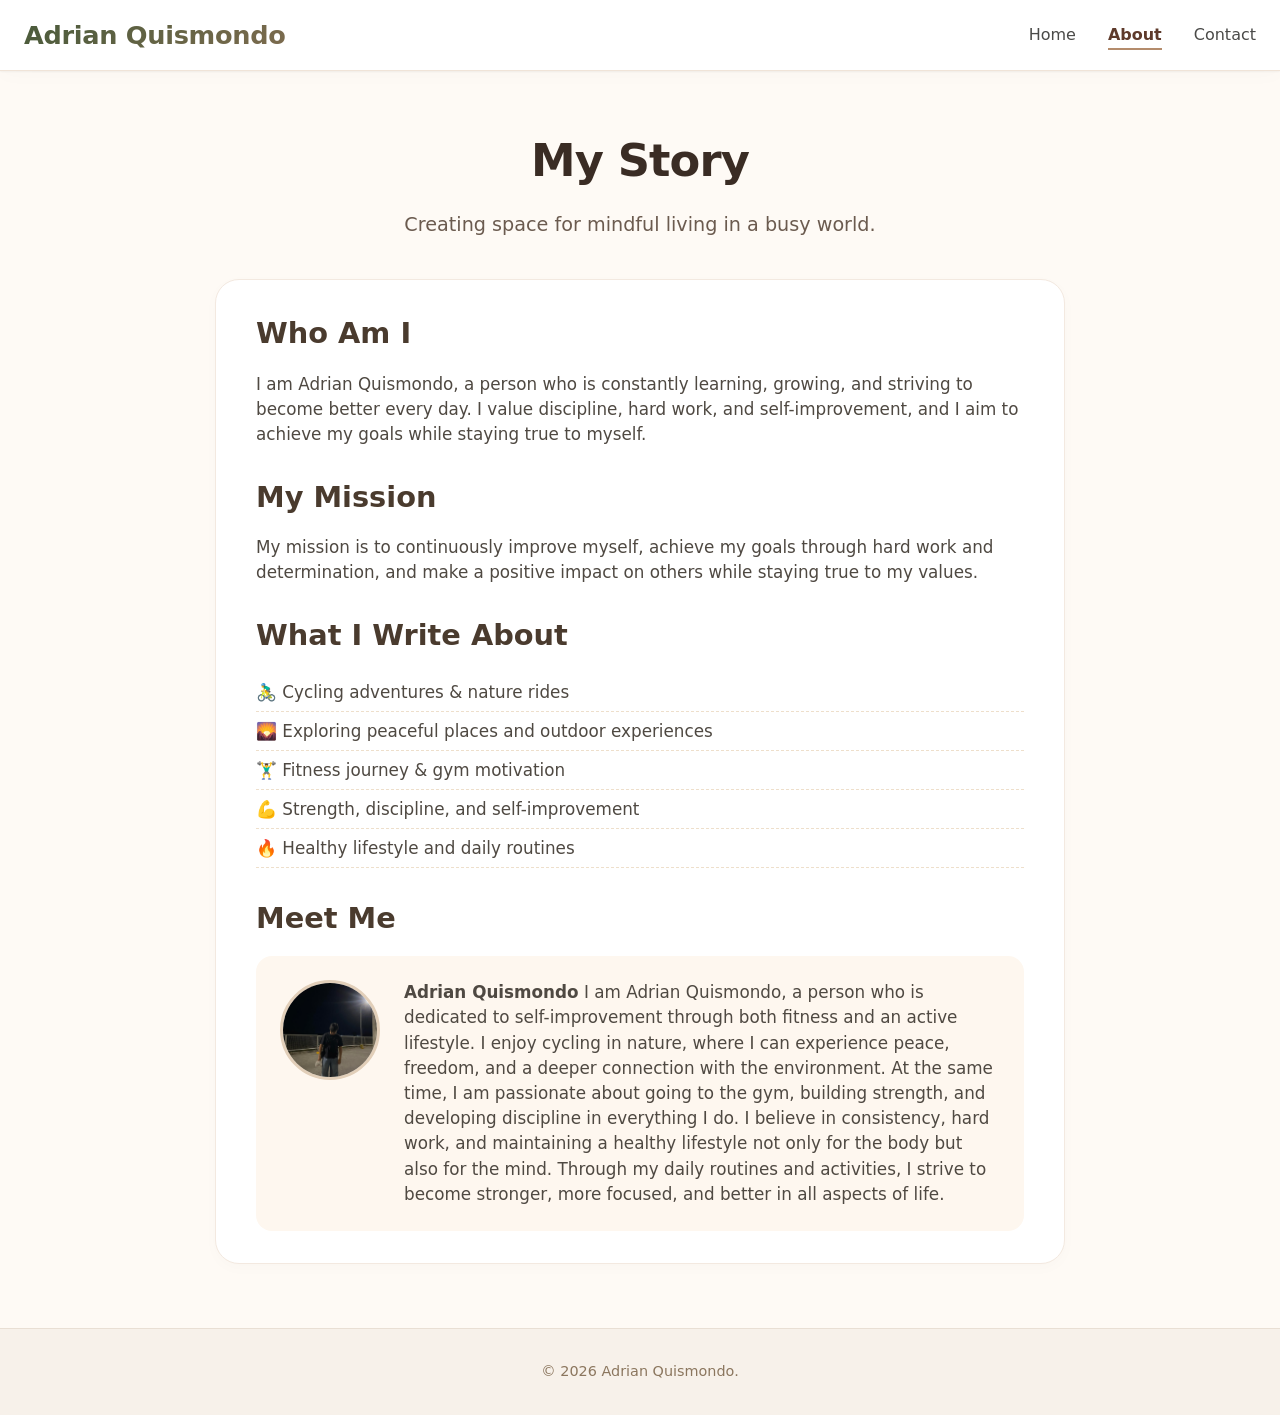
<file: about.html>
<!DOCTYPE html>
<html lang="en">
<head>
    <meta charset="UTF-8">
    <meta name="viewport" content="width=device-width, initial-scale=1.0">
    <title>Adrian Quismondo | About</title>
    <link rel="stylesheet" href="style.css">
</head>
<body>

    <!-- Navigation Bar -->
    <nav class="navbar">
        <div class="nav-container">
            <div class="logo">
                <a href="index.html">Adrian Quismondo</a>
            </div>
            <ul class="nav-links">
                <li><a href="index.html">Home</a></li>
                <li><a href="about.html" class="active">About</a></li>
                <li><a href="contact.html">Contact</a></li>
            </ul>
        </div>
    </nav>

    <!-- Main Content -->
    <main>
        <div class="container">
            <section class="about-hero">
                <h1>My Story</h1>
                <p>Creating space for mindful living in a busy world.</p>
            </section>

            <div class="about-content">
                <div class="about-text">
                    <h2>Who Am I</h2>
                    <p>I am Adrian Quismondo, a person who is constantly learning, growing, and striving to become better every day. I value discipline, hard work, and self-improvement, and I aim to achieve my goals while staying true to myself.
</p>
                    
                    <h2>My Mission</h2>
                    <p>My mission is to continuously improve myself, achieve my goals through hard work and determination, and make a positive impact on others while staying true to my values.
</p>
                    
                    <h2>What I Write About</h2>
<ul class="mission-list">
    <li>🚴‍♂️ Cycling adventures & nature rides</li>
    <li>🌄 Exploring peaceful places and outdoor experiences</li>
    <li>🏋️‍♂️ Fitness journey & gym motivation</li>
    <li>💪 Strength, discipline, and self-improvement</li>
    <li>🔥 Healthy lifestyle and daily routines</l>
</ul>
                    </ul>

                    <h2>Meet Me</h2>
                    <div class="founder-section">
                        <img src="images/mypic.jpg" alt="My picture" class="founder-img">
                        <p><strong>Adrian Quismondo</strong> I am Adrian Quismondo, a person who is dedicated to self-improvement through both fitness and an active lifestyle. I enjoy cycling in nature, where I can experience peace, freedom, and a deeper connection with the environment. At the same time, I am passionate about going to the gym, building strength, and developing discipline in everything I do.

I believe in consistency, hard work, and maintaining a healthy lifestyle not only for the body but also for the mind. Through my daily routines and activities, I strive to become stronger, more focused, and better in all aspects of life.</p>
                    </div>
                </div>
            </div>
        </div>
    </main>

    <!-- Footer -->
    <footer class="footer">
        <div class="container">
            <p>&copy; 2026 Adrian Quismondo.</p>
        </div>
    </footer>

</body>
</html>
</file>
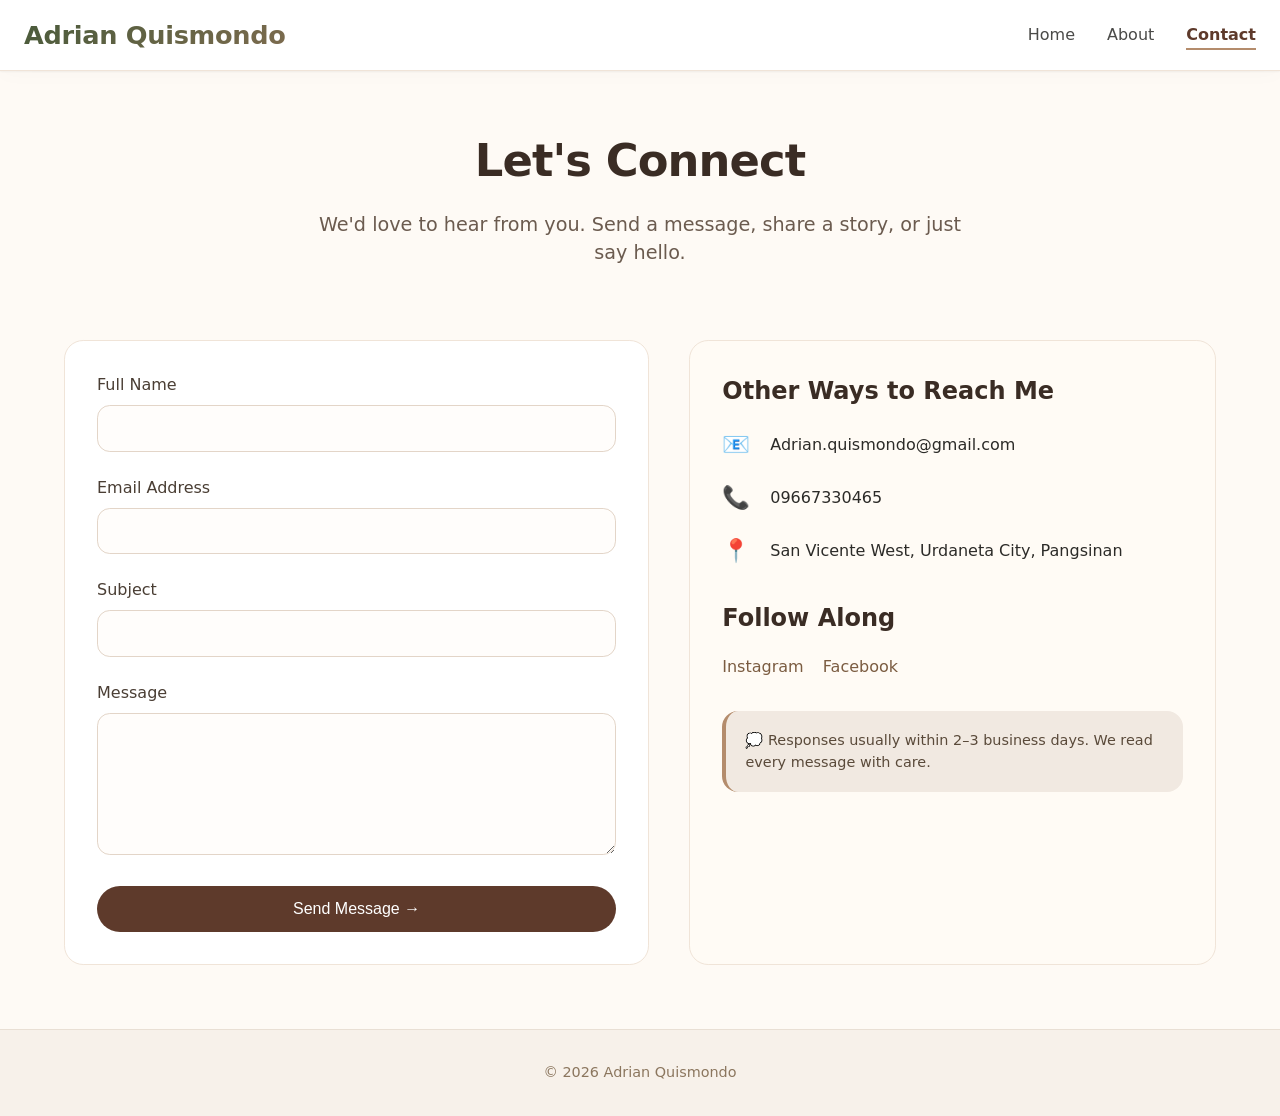
<file: contact.html>
<!DOCTYPE html>
<html lang="en">
<head>
    <meta charset="UTF-8">
    <meta name="viewport" content="width=device-width, initial-scale=1.0">
    <title>Adrian Quismondo | Contact</title>
    <link rel="stylesheet" href="style.css">
</head>
<body>

    <!-- Navigation Bar -->
    <nav class="navbar">
        <div class="nav-container">
            <div class="logo">
                <a href="index.html">Adrian Quismondo</a>
            </div>
            <ul class="nav-links">
                <li><a href="index.html">Home</a></li>
                <li><a href="about.html">About</a></li>
                <li><a href="contact.html" class="active">Contact</a></li>
            </ul>
        </div>
    </nav>

    <!-- Main Content -->
    <main>
        <div class="container">
            <section class="contact-hero">
                <h1>Let's Connect</h1>
                <p>We'd love to hear from you. Send a message, share a story, or just say hello.</p>
            </section>

            <div class="contact-wrapper">
                <!-- Contact Form -->
                <div class="contact-form-container">
                    <form class="contact-form" action="#" method="POST">
                        <div class="form-group">
                            <label for="name">Full Name</label>
                            <input type="text" id="name" name="name" required>
                        </div>
                        
                        <div class="form-group">
                            <label for="email">Email Address</label>
                            <input type="email" id="email" name="email" required>
                        </div>
                        
                        <div class="form-group">
                            <label for="subject">Subject</label>
                            <input type="text" id="subject" name="subject">
                        </div>
                        
                        <div class="form-group">
                            <label for="message">Message</label>
                            <textarea id="message" name="message" rows="6" required></textarea>
                        </div>
                        
                        <button type="submit" class="submit-btn">Send Message →</button>
                    </form>
                </div>

                <!-- Contact Info Sidebar -->
                <div class="contact-info">
                    <h3>Other Ways to Reach Me</h3>
                    <div class="info-item">
                        <span class="info-icon">📧</span>
                        <p>Adrian.quismondo@gmail.com</p>
                    </div>
                    <div class="info-item">
                        <span class="info-icon">📞</span>
                        <p>09667330465</p>
                    </div>
                    <div class="info-item">
                        <span class="info-icon">📍</span>
                        <p>San Vicente West, Urdaneta City, Pangsinan</p>
                    </div>
                    
                    <h3 style="margin-top: 2rem;">Follow Along</h3>
                    <div class="social-links">
                        <a href="https://www.instagram.com/evrynehatesadi/">Instagram</a>
                        <a href="https://www.facebook.com/adrian.quismondo.7">Facebook</a>
                    </div>

                    <div class="note-box">
                        <p>💭 Responses usually within 2–3 business days. We read every message with care.</p>
                    </div>
                </div>
            </div>
        </div>
    </main>

    <!-- Footer -->
    <footer class="footer">
        <div class="container">
            <p>&copy; 2026 Adrian Quismondo</p>
        </div>
    </footer>

</body>
</html>
</file>
<file: style.css>
* {
    margin: 0;
    padding: 0;
    box-sizing: border-box;
}

body {
    font-family: system-ui, -apple-system, 'Segoe UI', Roboto, 'Helvetica Neue', sans-serif;
    background: #fefaf5;
    color: #2c2b28;
    line-height: 1.5;
    scroll-behavior: smooth;
}

/* ---------- CONTAINER ---------- */
.container {
    max-width: 1200px;
    margin: 0 auto;
    padding: 0 1.5rem;
}

/* ========== NAVIGATION BAR (PURE CSS) ========== */
.navbar {
    background: #ffffffea;
    backdrop-filter: blur(2px);
    box-shadow: 0 4px 20px rgba(0, 0, 0, 0.02), 0 1px 2px rgba(0, 0, 0, 0.05);
    position: sticky;
    top: 0;
    z-index: 100;
    border-bottom: 1px solid #f0e4d8;
}

.nav-container {
    display: flex;
    align-items: center;
    justify-content: space-between;
    flex-wrap: wrap;
    padding: 1rem 1.5rem;
    max-width: 1280px;
    margin: 0 auto;
}

.logo a {
    font-size: 1.6rem;
    font-weight: 600;
    letter-spacing: -0.3px;
    text-decoration: none;
    background: linear-gradient(135deg, #4a5b3b, #7c6b4e);
    background-clip: text;
    -webkit-background-clip: text;
    color: transparent;
    transition: opacity 0.2s;
}

.logo a:hover {
    opacity: 0.8;
}

.nav-links {
    display: flex;
    gap: 2rem;
    list-style: none;
}

.nav-links li a {
    text-decoration: none;
    font-weight: 500;
    color: #4a4a48;
    transition: color 0.2s, border-bottom 0.2s;
    padding-bottom: 0.25rem;
    border-bottom: 2px solid transparent;
}

.nav-links li a:hover {
    color: #6b4e3a;
    border-bottom-color: #c9b6a0;
}

.nav-links li a.active {
    color: #5e3a2b;
    border-bottom-color: #b48c6c;
    font-weight: 600;
}

/* ========== HERO SECTIONS (shared across pages) ========== */
.hero, .about-hero, .contact-hero {
    text-align: center;
    padding: 3.5rem 1rem 2.5rem;
}

.hero h1, .about-hero h1, .contact-hero h1 {
    font-size: 2.8rem;
    font-weight: 600;
    letter-spacing: -0.02em;
    color: #3a2c24;
    margin-bottom: 1rem;
}

.hero p, .about-hero p, .contact-hero p {
    font-size: 1.2rem;
    color: #6b5b4f;
    max-width: 650px;
    margin: 0 auto;
}

/* ========== BLOG SECTION (Home Page) ========== */
.blog-section {
    padding: 2rem 0 4rem;
}

.blog-section h2 {
    font-size: 2rem;
    font-weight: 600;
    margin-bottom: 2rem;
    color: #3a2c24;
    border-left: 5px solid #c6ab8b;
    padding-left: 1rem;
}

.blog-grid {
    display: grid;
    grid-template-columns: repeat(auto-fill, minmax(330px, 1fr));
    gap: 2rem;
}

/* Blog Card */
.blog-card {
    background: white;
    border-radius: 1.2rem;
    overflow: hidden;
    box-shadow: 0 8px 20px rgba(0, 0, 0, 0.03);
    transition: transform 0.25s ease, box-shadow 0.25s ease;
    border: 1px solid #f0e4d8;
}

.blog-card:hover {
    transform: translateY(-5px);
    box-shadow: 0 18px 30px rgba(0, 0, 0, 0.08);
}

.blog-image img {
    width: 100%;
    height: auto;
    display: block;
    object-fit: cover;
    aspect-ratio: 16 / 9;
}

.blog-content {
    padding: 1.5rem;
}

.blog-category {
    display: inline-block;
    font-size: 0.75rem;
    text-transform: uppercase;
    letter-spacing: 1px;
    font-weight: 600;
    color: #a0815e;
    margin-bottom: 0.75rem;
}

.blog-content h3 {
    font-size: 1.35rem;
    font-weight: 600;
    margin-bottom: 0.5rem;
    color: #2e2a26;
}

.blog-meta {
    font-size: 0.8rem;
    color: #998f86;
    margin-bottom: 1rem;
}

.blog-content p {
    color: #5a524a;
    margin-bottom: 1.2rem;
    line-height: 1.5;
}

.read-more {
    text-decoration: none;
    font-weight: 600;
    color: #7b5c41;
    transition: color 0.2s, gap 0.2s;
    display: inline-flex;
    align-items: center;
    gap: 0.25rem;
}

.read-more:hover {
    color: #4f3824;
    gap: 0.5rem;
}

/* ========== ABOUT PAGE SPECIFIC ========== */
.about-content {
    max-width: 850px;
    margin: 0 auto 4rem;
    background: white;
    border-radius: 1.5rem;
    padding: 2rem 2.5rem;
    box-shadow: 0 4px 15px rgba(0, 0, 0, 0.02);
    border: 1px solid #f3e9e0;
}

.about-text h2 {
    font-size: 1.8rem;
    margin: 1.8rem 0 1rem;
    color: #4a3b2e;
    font-weight: 600;
}

.about-text h2:first-of-type {
    margin-top: 0;
}

.about-text p {
    margin-bottom: 1.2rem;
    color: #4f4942;
    font-size: 1.05rem;
}

.mission-list {
    list-style: none;
    margin: 1rem 0 1.8rem;
}

.mission-list li {
    padding: 0.4rem 0;
    color: #4f4942;
    font-size: 1.05rem;
    border-bottom: 1px dashed #eedfcb;
}

.founder-section {
    display: flex;
    gap: 1.5rem;
    align-items: flex-start;
    background: #fef7ef;
    padding: 1.5rem;
    border-radius: 1rem;
    margin-top: 1rem;
}

.founder-img {
    width: 100px;
    height: 100px;
    border-radius: 50%;
    object-fit: cover;
    border: 3px solid #e2cfb9;
}

.founder-section p {
    flex: 1;
    margin-bottom: 0;
}

/* ========== CONTACT PAGE SPECIFIC ========== */
.contact-wrapper {
    display: grid;
    grid-template-columns: 1fr 0.9fr;
    gap: 2.5rem;
    margin: 2rem 0 4rem;
}

.contact-form-container {
    background: white;
    padding: 2rem;
    border-radius: 1.2rem;
    border: 1px solid #f0e4d8;
}

.contact-form .form-group {
    margin-bottom: 1.5rem;
}

.contact-form label {
    display: block;
    font-weight: 500;
    margin-bottom: 0.5rem;
    color: #4a3e34;
}

.contact-form input,
.contact-form textarea {
    width: 100%;
    padding: 0.8rem 1rem;
    border: 1px solid #e3d5c8;
    border-radius: 0.8rem;
    font-family: inherit;
    font-size: 1rem;
    background: #fffdfb;
    transition: border 0.2s;
}

.contact-form input:focus,
.contact-form textarea:focus {
    outline: none;
    border-color: #b48c6c;
    box-shadow: 0 0 0 3px rgba(180, 140, 108, 0.1);
}

.submit-btn {
    background: #5e3a2b;
    color: white;
    border: none;
    padding: 0.9rem 1.8rem;
    font-size: 1rem;
    font-weight: 500;
    border-radius: 2rem;
    cursor: pointer;
    transition: background 0.2s, transform 0.1s;
    width: 100%;
}

.submit-btn:hover {
    background: #4a2e22;
}

.contact-info {
    background: #fffbf5;
    padding: 2rem;
    border-radius: 1.2rem;
    border: 1px solid #f0e4d8;
}

.contact-info h3 {
    font-size: 1.5rem;
    margin-bottom: 1.2rem;
    color: #3a2c24;
}

.info-item {
    display: flex;
    align-items: center;
    gap: 1rem;
    margin-bottom: 1.2rem;
}

.info-icon {
    font-size: 1.4rem;
    min-width: 2rem;
}

.social-links {
    display: flex;
    gap: 1.2rem;
    flex-wrap: wrap;
    margin: 1rem 0;
}

.social-links a {
    text-decoration: none;
    color: #7b5c41;
    font-weight: 500;
    transition: color 0.2s;
}

.social-links a:hover {
    color: #4a2e22;
}

.note-box {
    margin-top: 2rem;
    background: #f1e9e1;
    padding: 1.2rem;
    border-radius: 1rem;
    font-size: 0.9rem;
    color: #5a4a3a;
    border-left: 4px solid #b48c6c;
}

/* ========== FOOTER ========== */
.footer {
    background: #f7f1ea;
    text-align: center;
    padding: 2rem 0;
    margin-top: 3rem;
    border-top: 1px solid #e9dfd4;
    color: #8b765e;
    font-size: 0.9rem;
}

/* ========== RESPONSIVE DESIGN (Mobile First + Breakpoints) ========== */
@media (max-width: 768px) {
    .nav-container {
        flex-direction: column;
        gap: 0.8rem;
        padding: 1rem;
    }
    
    .nav-links {
        gap: 1.8rem;
    }
    
    .hero h1, .about-hero h1, .contact-hero h1 {
        font-size: 2rem;
    }
    
    .blog-grid {
        grid-template-columns: 1fr;
        gap: 1.5rem;
    }
    
    .contact-wrapper {
        grid-template-columns: 1fr;
        gap: 2rem;
    }
    
    .founder-section {
        flex-direction: column;
        align-items: center;
        text-align: center;
    }
    
    .about-content {
        padding: 1.5rem;
    }
    
    .blog-content h3 {
        font-size: 1.25rem;
    }
}

@media (max-width: 480px) {
    .container {
        padding: 0 1rem;
    }
    
    .nav-links {
        gap: 1.2rem;
    }
    
    .logo a {
        font-size: 1.4rem;
    }
    
    .hero {
        padding: 2rem 0.5rem;
    }
    
    .hero h1 {
        font-size: 1.8rem;
    }
    
    .blog-card {
        border-radius: 1rem;
    }
}
</file>
